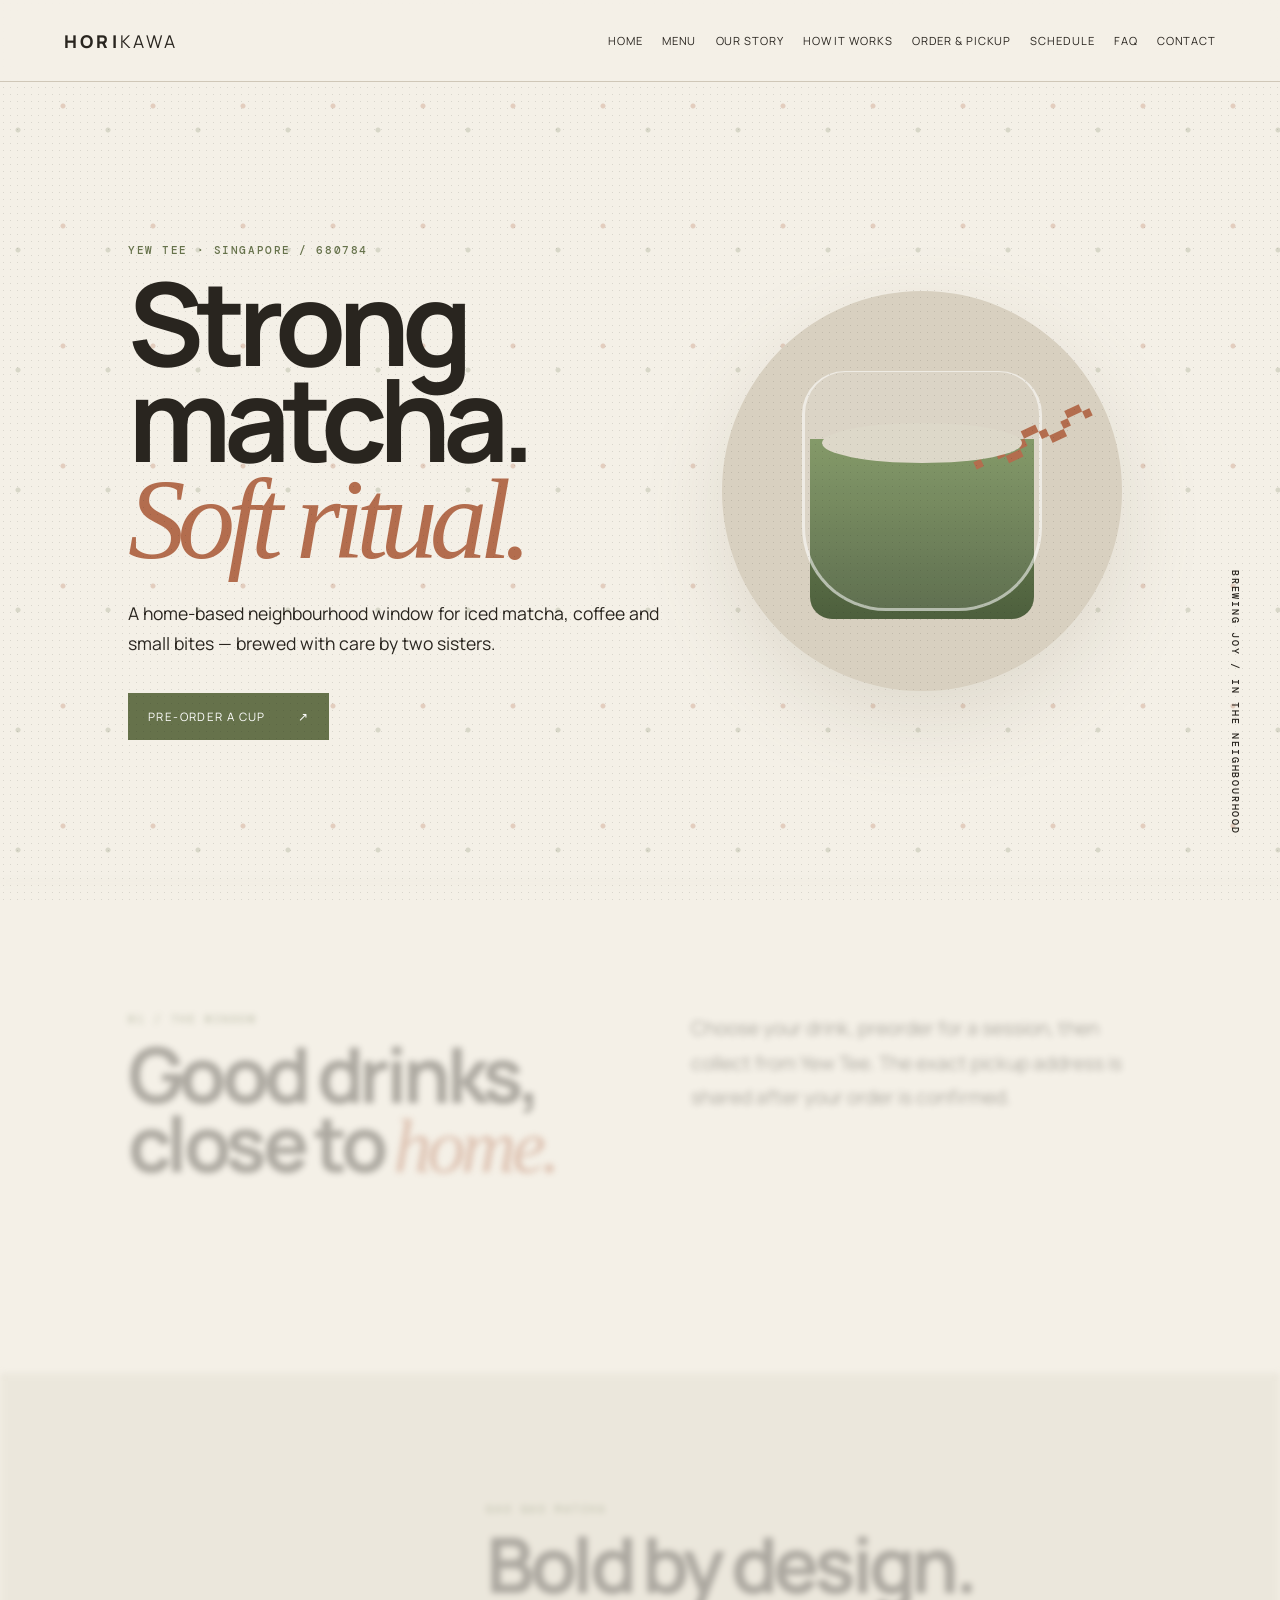
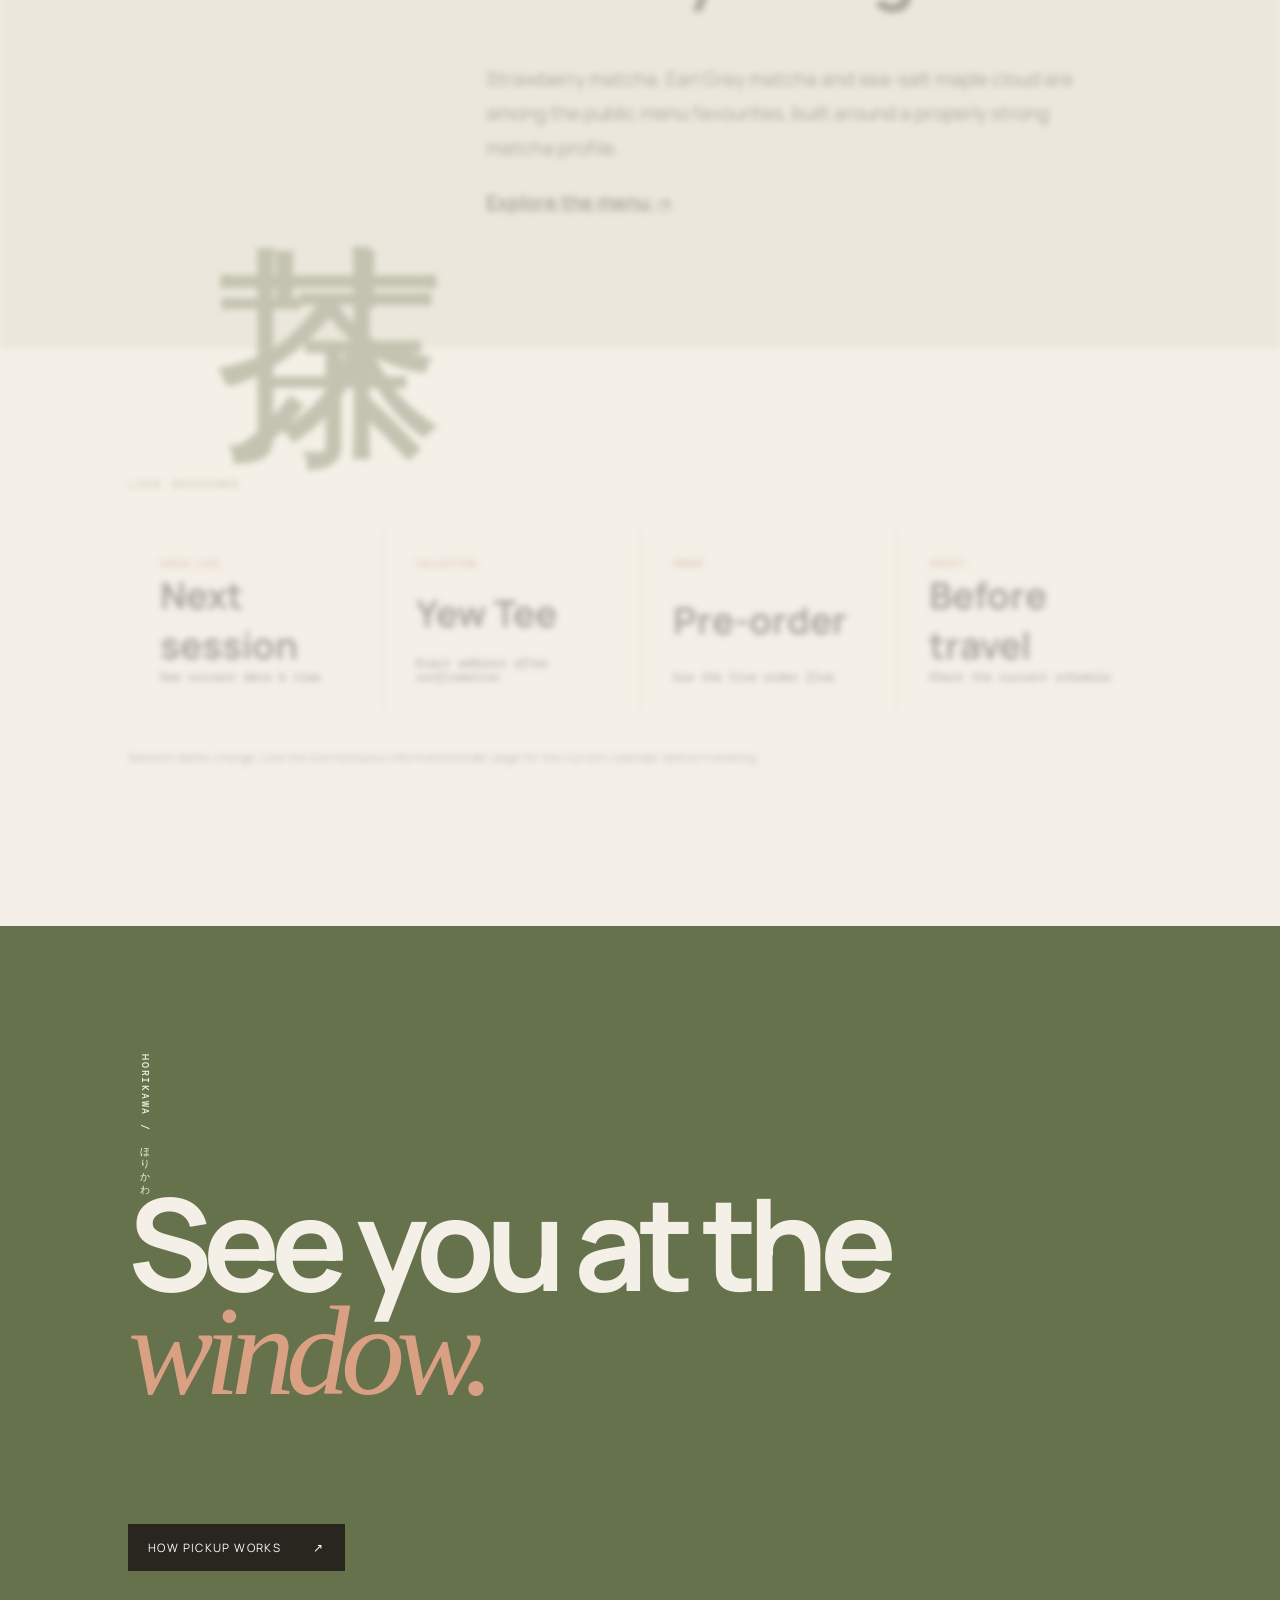
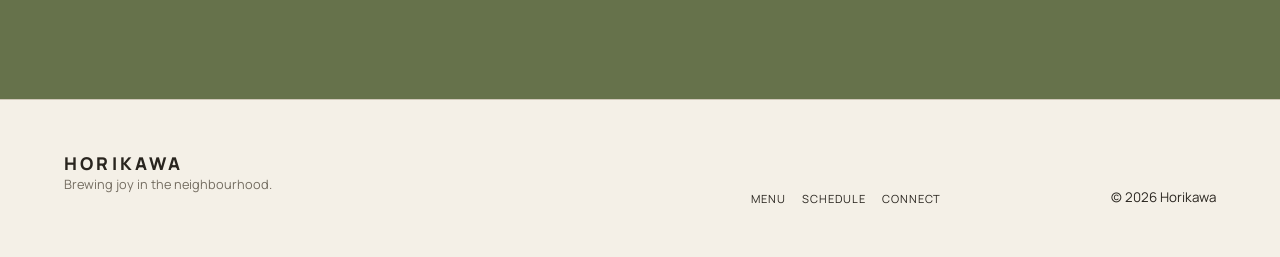
<file: index.html>
<!doctype html><html lang="en"><head><meta charset="utf-8"><meta name="viewport" content="width=device-width,initial-scale=1"><meta name="description" content="Horikawa — home-based matcha, coffee and bites in Yew Tee."><title>Brewing joy in the neighbourhood — Horikawa</title><link rel="stylesheet" href="css/style.css"></head><body><header class="site-head"><a class="logo" href="index.html">HORI<span>KAWA</span></a><button class="menu-btn" aria-label="Open menu"><b></b><b></b></button><nav><a href="index.html">Home</a><a href="menu.html">Menu</a><a href="story.html">Our Story</a><a href="how-it-works.html">How It Works</a><a href="order.html">Order & Pickup</a><a href="schedule.html">Schedule</a><a href="faq.html">FAQ</a><a href="contact.html">Contact</a></nav></header><main><div id="loader"><span>HORIKAWA</span><i></i></div><section class="hero"><div class="dust"></div><div class="hero-copy"><p class="eyebrow">Yew Tee · Singapore / 680784</p><h1>Strong matcha.<br><em>Soft ritual.</em></h1><p class="lede">A home-based neighbourhood window for iced matcha, coffee and small bites — brewed with care by two sisters.</p><a class="button" href="order.html">Pre-order a cup <span>↗</span></a></div><div class="cup" aria-hidden="true"><div class="foam"></div><div class="liquid"></div><div class="glass"></div><div class="whisk">〰</div></div><div class="vertical">BREWING JOY / IN THE NEIGHBOURHOOD</div></section><section class="intro reveal"><div><p class="eyebrow">01 / The window</p><h2>Good drinks, close to <em>home.</em></h2></div><p>Choose your drink, preorder for a session, then collect from Yew Tee. The exact pickup address is shared after your order is confirmed.</p></section><section class="feature reveal"><div class="feature-mark">抹茶</div><div><p class="eyebrow">Gao gao matcha</p><h2>Bold by design.</h2><p>Strawberry matcha, Earl Grey matcha and sea-salt maple cloud are among the public menu favourites, built around a properly strong matcha profile.</p><a class="text-link" href="menu.html">Explore the menu →</a></div></section><section class="sessions reveal"><p class="eyebrow">LIVE SESSIONS</p><div class="session-grid"><article><small>CHECK LIVE</small><strong>Next session</strong><span>See current date & time</span></article><article><small>COLLECTION</small><strong>Yew Tee</strong><span>Exact address after confirmation</span></article><article><small>ORDER</small><strong>Pre-order</strong><span>Use the live order flow</span></article><article><small>VERIFY</small><strong>Before travel</strong><span>Check the current schedule</span></article></div><p class="note">Session dates change. Use the live Horikawa information/order page for the current calendar before travelling.</p></section><section class="closing reveal"><p class="vertical">HORIKAWA / ほりかわ</p><h2>See you at the<br><em>window.</em></h2><a class="button dark" href="order.html">How pickup works <span>↗</span></a></section></main><footer><div><a class="logo" href="index.html">HORIKAWA</a><p>Brewing joy in the neighbourhood.</p></div><div class="foot-links"><a href="menu.html">Menu</a><a href="schedule.html">Schedule</a><a href="contact.html">Connect</a></div><small>© 2026 Horikawa</small></footer><script src="js/app.js"></script></body></html>
</file>
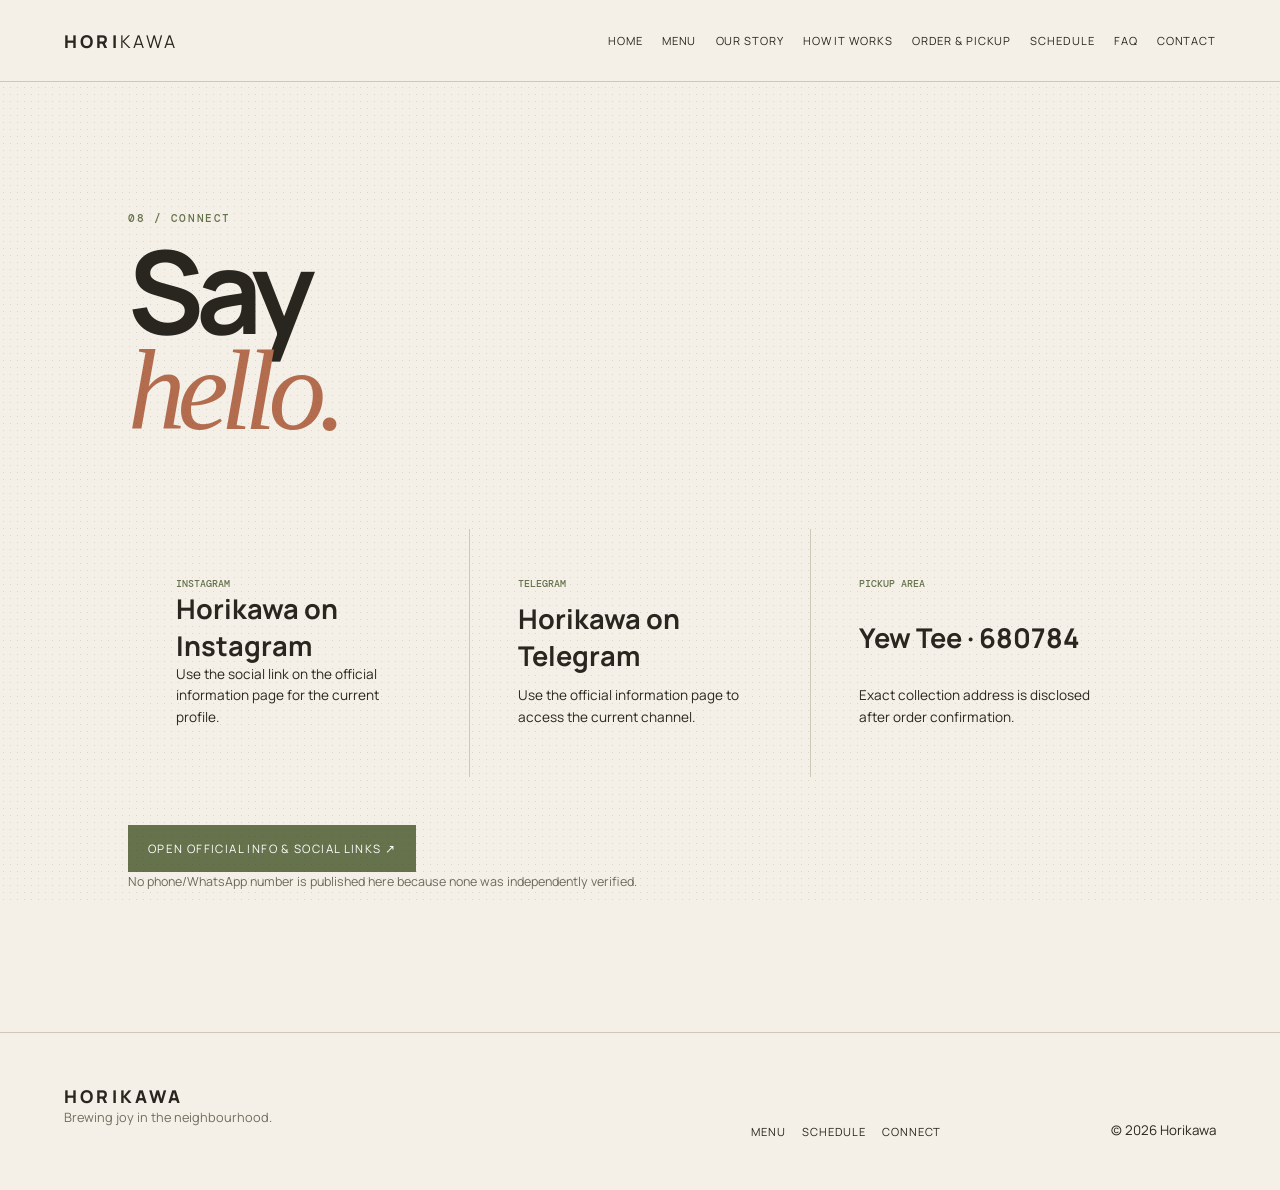
<file: contact.html>
<!doctype html><html lang="en"><head><meta charset="utf-8"><meta name="viewport" content="width=device-width,initial-scale=1"><meta name="description" content="Horikawa — home-based matcha, coffee and bites in Yew Tee."><title>Contact — Horikawa</title><link rel="stylesheet" href="css/style.css"></head><body><header class="site-head"><a class="logo" href="index.html">HORI<span>KAWA</span></a><button class="menu-btn" aria-label="Open menu"><b></b><b></b></button><nav><a href="index.html">Home</a><a href="menu.html">Menu</a><a href="story.html">Our Story</a><a href="how-it-works.html">How It Works</a><a href="order.html">Order & Pickup</a><a href="schedule.html">Schedule</a><a href="faq.html">FAQ</a><a href="contact.html">Contact</a></nav></header><main><div class="inner contact"><div class="page-title reveal"><p class="eyebrow">08 / Connect</p><h1>Say<br><em>hello.</em></h1></div><div class="contact-grid reveal"><div><small>INSTAGRAM</small><strong>Horikawa on Instagram</strong><span>Use the social link on the official information page for the current profile.</span></div><div><small>TELEGRAM</small><strong>Horikawa on Telegram</strong><span>Use the official information page to access the current channel.</span></div><div><small>PICKUP AREA</small><strong>Yew Tee · 680784</strong><span>Exact collection address is disclosed after order confirmation.</span></div></div><a class="button" href="https://horikawa.vercel.app/info" target="_blank" rel="noopener">Open official info & social links ↗</a><p class="note">No phone/WhatsApp number is published here because none was independently verified.</p></div></main><footer><div><a class="logo" href="index.html">HORIKAWA</a><p>Brewing joy in the neighbourhood.</p></div><div class="foot-links"><a href="menu.html">Menu</a><a href="schedule.html">Schedule</a><a href="contact.html">Connect</a></div><small>© 2026 Horikawa</small></footer><script src="js/app.js"></script></body></html>
</file>
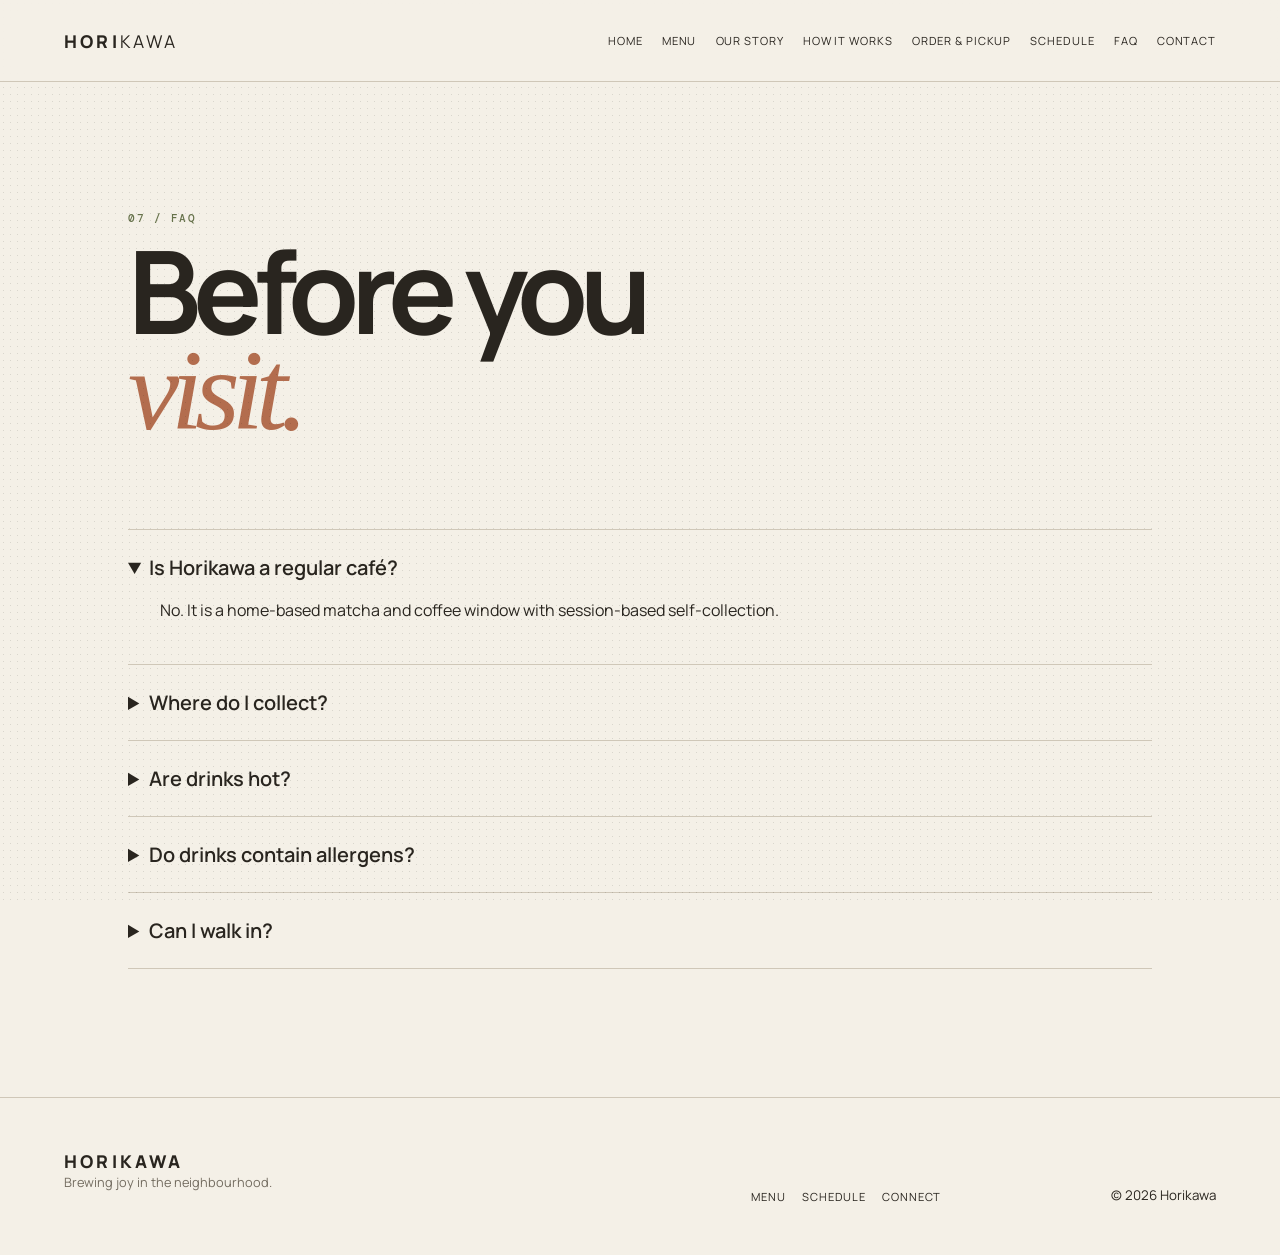
<file: faq.html>
<!doctype html><html lang="en"><head><meta charset="utf-8"><meta name="viewport" content="width=device-width,initial-scale=1"><meta name="description" content="Horikawa — home-based matcha, coffee and bites in Yew Tee."><title>FAQ — Horikawa</title><link rel="stylesheet" href="css/style.css"></head><body><header class="site-head"><a class="logo" href="index.html">HORI<span>KAWA</span></a><button class="menu-btn" aria-label="Open menu"><b></b><b></b></button><nav><a href="index.html">Home</a><a href="menu.html">Menu</a><a href="story.html">Our Story</a><a href="how-it-works.html">How It Works</a><a href="order.html">Order & Pickup</a><a href="schedule.html">Schedule</a><a href="faq.html">FAQ</a><a href="contact.html">Contact</a></nav></header><main><div class="inner"><div class="page-title reveal"><p class="eyebrow">07 / FAQ</p><h1>Before you<br><em>visit.</em></h1></div><div class="faq reveal"><details open><summary>Is Horikawa a regular café?</summary><p>No. It is a home-based matcha and coffee window with session-based self-collection.</p></details><details><summary>Where do I collect?</summary><p>Self-collection is in Yew Tee, Singapore 680784. The exact address is shared after order confirmation.</p></details><details><summary>Are drinks hot?</summary><p>The public information currently states that all drinks are served iced.</p></details><details><summary>Do drinks contain allergens?</summary><p>Some items contain nuts or dairy. Public information says the items do not contain pork or lard. Check the live menu for each product.</p></details><details><summary>Can I walk in?</summary><p>Use the preorder/session flow first; Horikawa is a home-based window rather than a conventional café.</p></details></div></div></main><footer><div><a class="logo" href="index.html">HORIKAWA</a><p>Brewing joy in the neighbourhood.</p></div><div class="foot-links"><a href="menu.html">Menu</a><a href="schedule.html">Schedule</a><a href="contact.html">Connect</a></div><small>© 2026 Horikawa</small></footer><script src="js/app.js"></script></body></html>
</file>
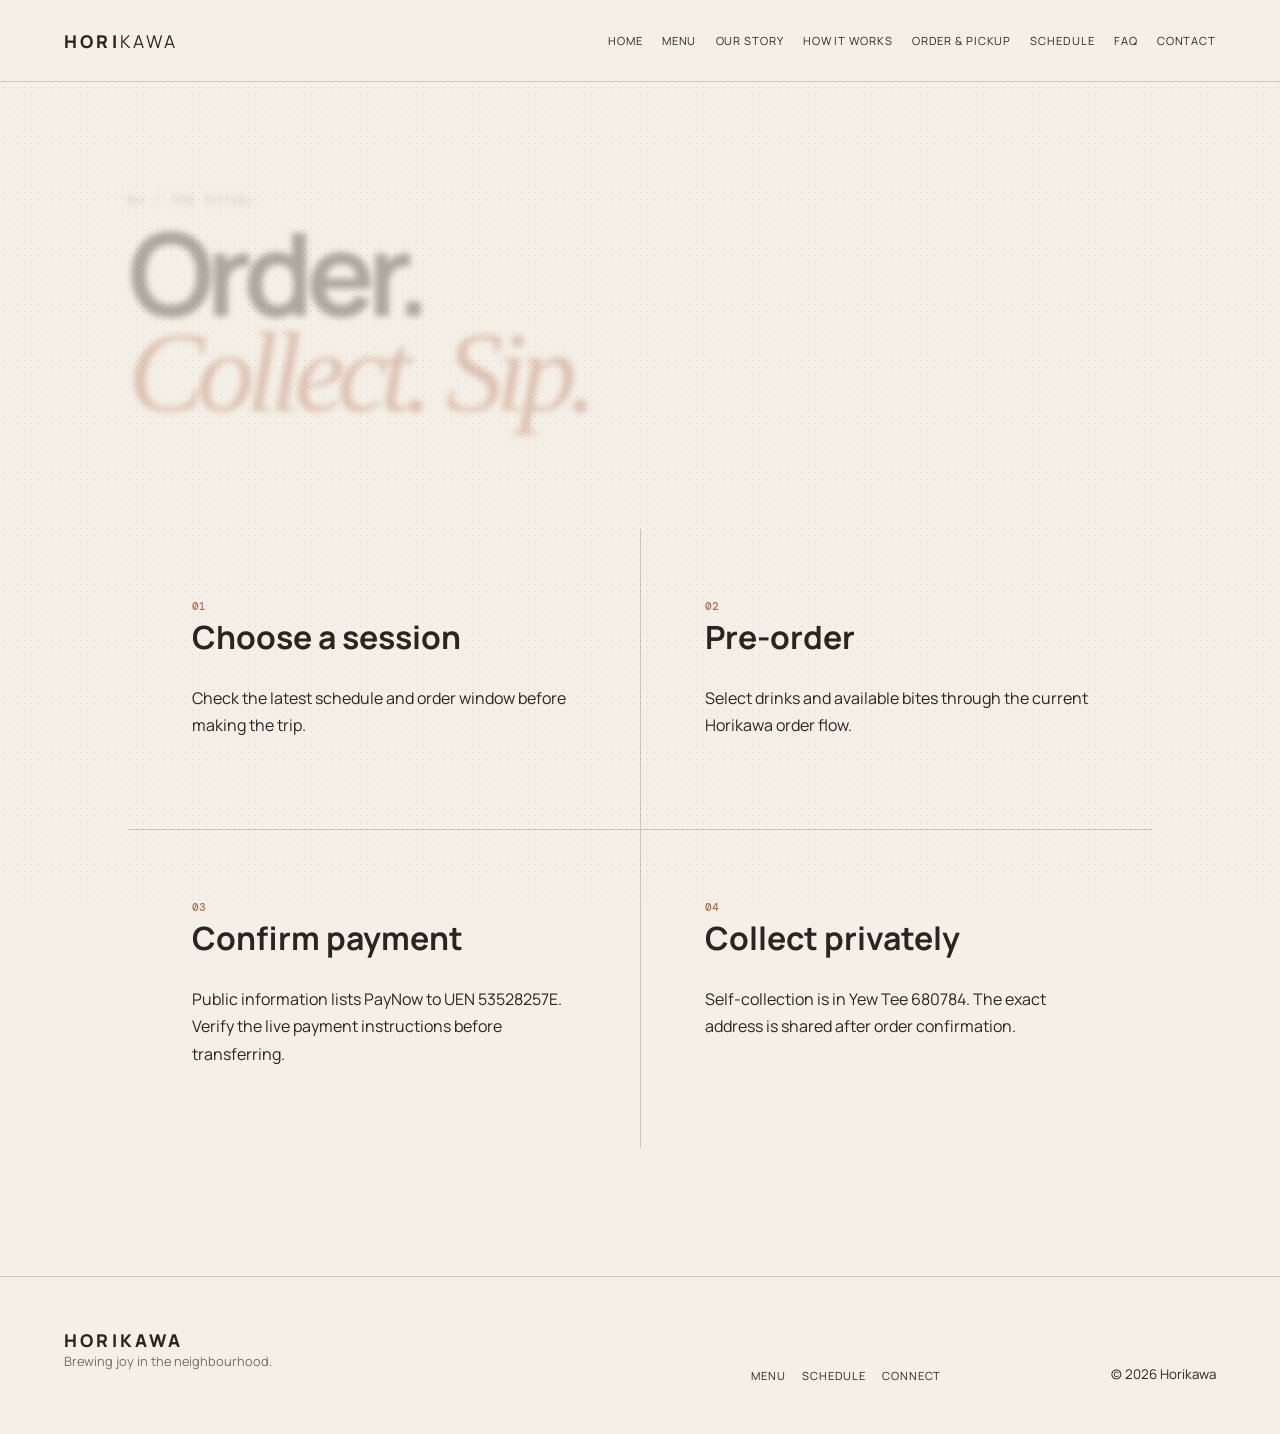
<file: how-it-works.html>
<!doctype html><html lang="en"><head><meta charset="utf-8"><meta name="viewport" content="width=device-width,initial-scale=1"><meta name="description" content="Horikawa — home-based matcha, coffee and bites in Yew Tee."><title>How It Works — Horikawa</title><link rel="stylesheet" href="css/style.css"></head><body><header class="site-head"><a class="logo" href="index.html">HORI<span>KAWA</span></a><button class="menu-btn" aria-label="Open menu"><b></b><b></b></button><nav><a href="index.html">Home</a><a href="menu.html">Menu</a><a href="story.html">Our Story</a><a href="how-it-works.html">How It Works</a><a href="order.html">Order & Pickup</a><a href="schedule.html">Schedule</a><a href="faq.html">FAQ</a><a href="contact.html">Contact</a></nav></header><main><div class="inner"><div class="page-title reveal"><p class="eyebrow">04 / The ritual</p><h1>Order.<br><em>Collect. Sip.</em></h1></div><div class="steps"><article class="reveal"><span>01</span><h2>Choose a session</h2><p>Check the latest schedule and order window before making the trip.</p></article><article class="reveal"><span>02</span><h2>Pre-order</h2><p>Select drinks and available bites through the current Horikawa order flow.</p></article><article class="reveal"><span>03</span><h2>Confirm payment</h2><p>Public information lists PayNow to UEN 53528257E. Verify the live payment instructions before transferring.</p></article><article class="reveal"><span>04</span><h2>Collect privately</h2><p>Self-collection is in Yew Tee 680784. The exact address is shared after order confirmation.</p></article></div></div></main><footer><div><a class="logo" href="index.html">HORIKAWA</a><p>Brewing joy in the neighbourhood.</p></div><div class="foot-links"><a href="menu.html">Menu</a><a href="schedule.html">Schedule</a><a href="contact.html">Connect</a></div><small>© 2026 Horikawa</small></footer><script src="js/app.js"></script></body></html>
</file>
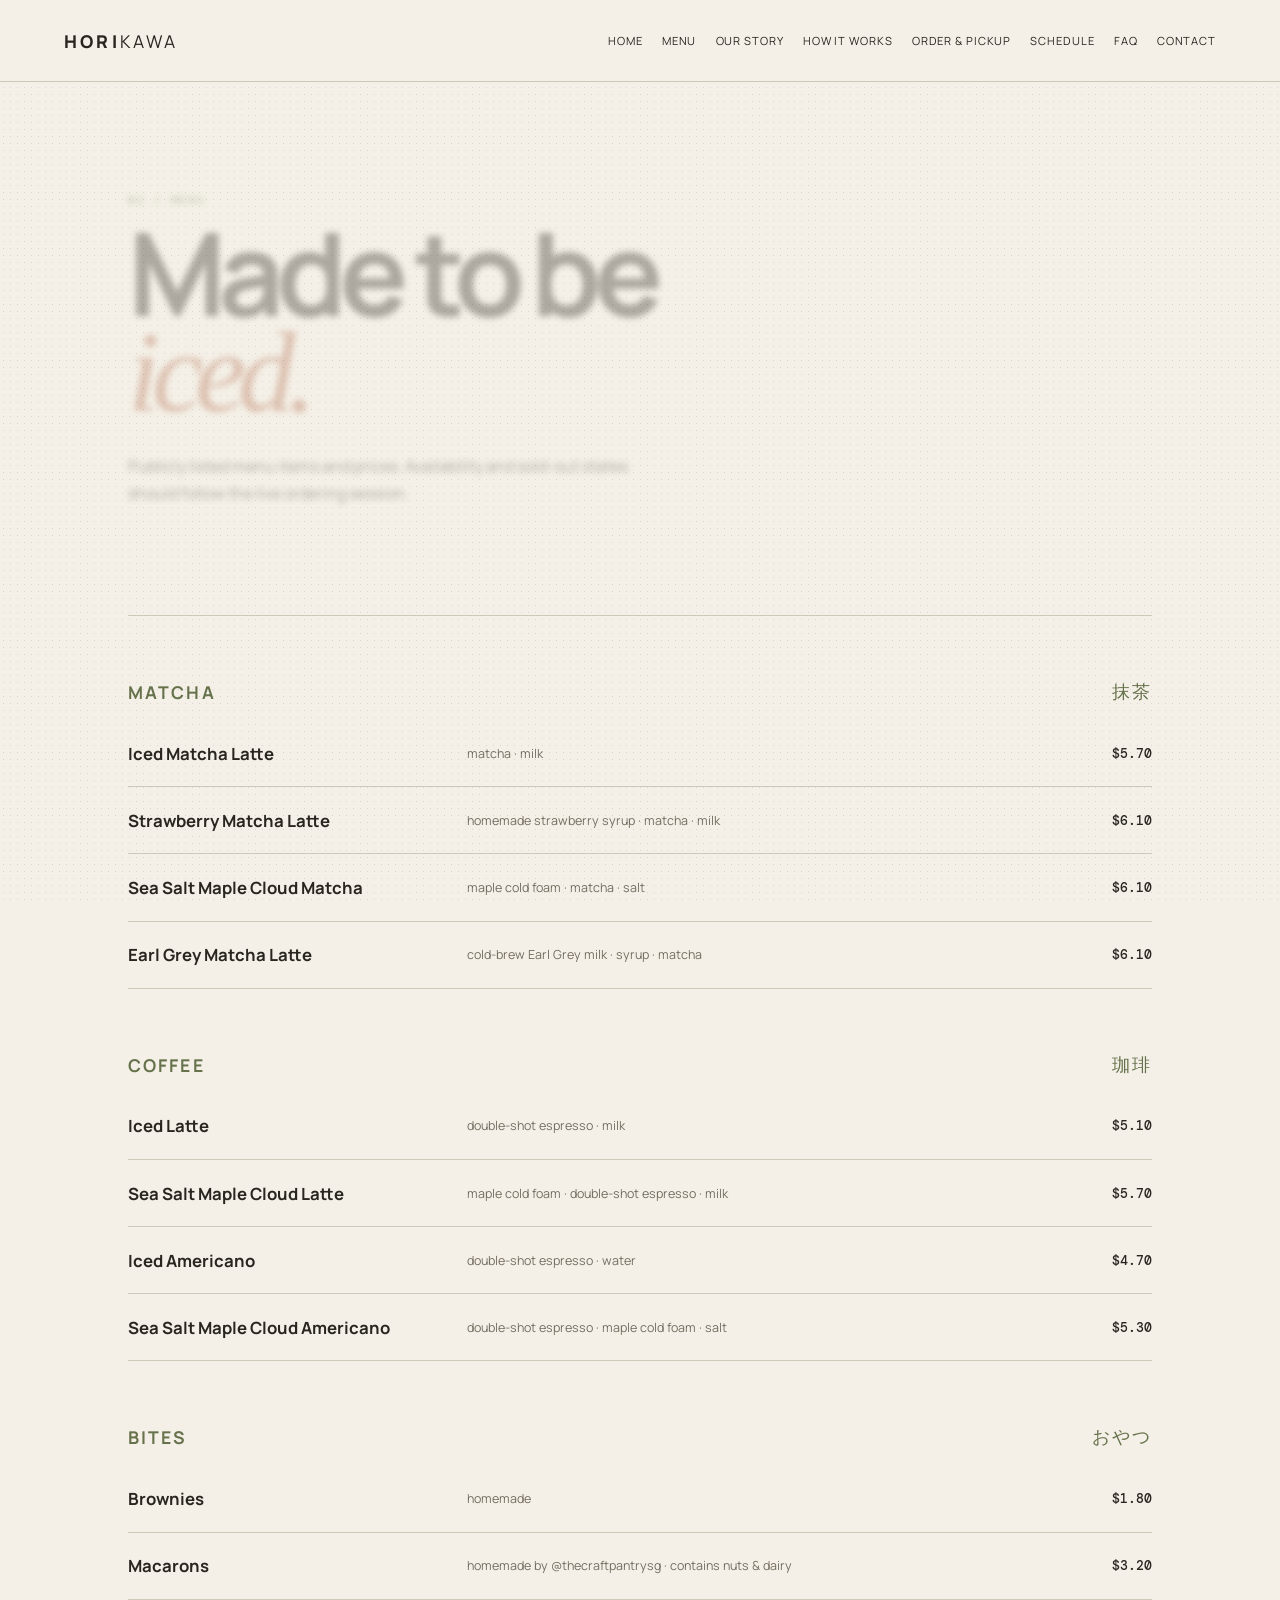
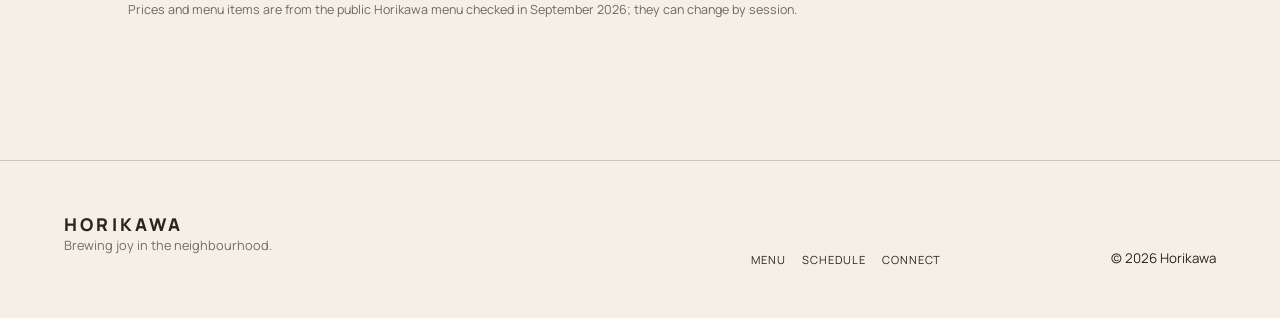
<file: menu.html>
<!doctype html><html lang="en"><head><meta charset="utf-8"><meta name="viewport" content="width=device-width,initial-scale=1"><meta name="description" content="Horikawa — home-based matcha, coffee and bites in Yew Tee."><title>Menu — Horikawa</title><link rel="stylesheet" href="css/style.css"></head><body><header class="site-head"><a class="logo" href="index.html">HORI<span>KAWA</span></a><button class="menu-btn" aria-label="Open menu"><b></b><b></b></button><nav><a href="index.html">Home</a><a href="menu.html">Menu</a><a href="story.html">Our Story</a><a href="how-it-works.html">How It Works</a><a href="order.html">Order & Pickup</a><a href="schedule.html">Schedule</a><a href="faq.html">FAQ</a><a href="contact.html">Contact</a></nav></header><main><div class="inner"><div class="page-title reveal"><p class="eyebrow">02 / Menu</p><h1>Made to be<br><em>iced.</em></h1><p>Publicly listed menu items and prices. Availability and sold-out states should follow the live ordering session.</p></div><div class="menu-list reveal"><h2>Matcha <span>抹茶</span></h2><article><b>Iced Matcha Latte</b><span>matcha · milk</span><strong>$5.70</strong></article><article><b>Strawberry Matcha Latte</b><span>homemade strawberry syrup · matcha · milk</span><strong>$6.10</strong></article><article><b>Sea Salt Maple Cloud Matcha</b><span>maple cold foam · matcha · salt</span><strong>$6.10</strong></article><article><b>Earl Grey Matcha Latte</b><span>cold-brew Earl Grey milk · syrup · matcha</span><strong>$6.10</strong></article><h2>Coffee <span>珈琲</span></h2><article><b>Iced Latte</b><span>double-shot espresso · milk</span><strong>$5.10</strong></article><article><b>Sea Salt Maple Cloud Latte</b><span>maple cold foam · double-shot espresso · milk</span><strong>$5.70</strong></article><article><b>Iced Americano</b><span>double-shot espresso · water</span><strong>$4.70</strong></article><article><b>Sea Salt Maple Cloud Americano</b><span>double-shot espresso · maple cold foam · salt</span><strong>$5.30</strong></article><h2>Bites <span>おやつ</span></h2><article><b>Brownies</b><span>homemade</span><strong>$1.80</strong></article><article><b>Macarons</b><span>homemade by @thecraftpantrysg · contains nuts & dairy</span><strong>$3.20</strong></article></div><p class="note">Prices and menu items are from the public Horikawa menu checked in September 2026; they can change by session.</p></div></main><footer><div><a class="logo" href="index.html">HORIKAWA</a><p>Brewing joy in the neighbourhood.</p></div><div class="foot-links"><a href="menu.html">Menu</a><a href="schedule.html">Schedule</a><a href="contact.html">Connect</a></div><small>© 2026 Horikawa</small></footer><script src="js/app.js"></script></body></html>
</file>
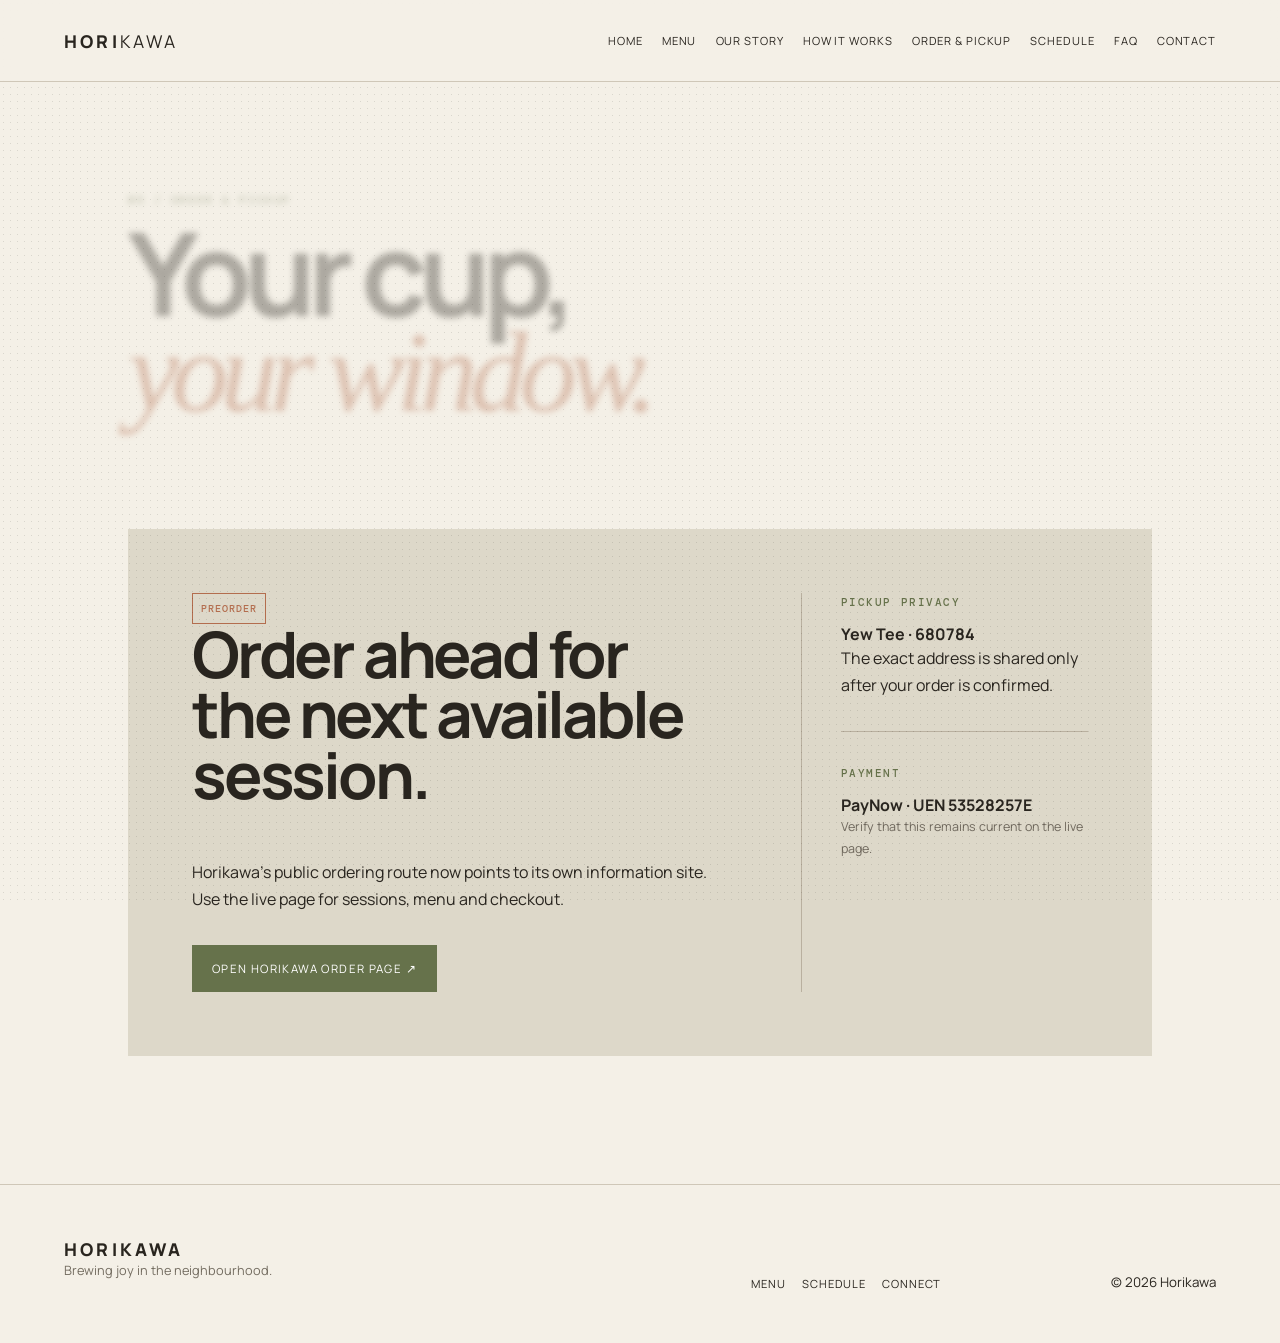
<file: order.html>
<!doctype html><html lang="en"><head><meta charset="utf-8"><meta name="viewport" content="width=device-width,initial-scale=1"><meta name="description" content="Horikawa — home-based matcha, coffee and bites in Yew Tee."><title>Order & Pickup — Horikawa</title><link rel="stylesheet" href="css/style.css"></head><body><header class="site-head"><a class="logo" href="index.html">HORI<span>KAWA</span></a><button class="menu-btn" aria-label="Open menu"><b></b><b></b></button><nav><a href="index.html">Home</a><a href="menu.html">Menu</a><a href="story.html">Our Story</a><a href="how-it-works.html">How It Works</a><a href="order.html">Order & Pickup</a><a href="schedule.html">Schedule</a><a href="faq.html">FAQ</a><a href="contact.html">Contact</a></nav></header><main><div class="inner"><div class="page-title reveal"><p class="eyebrow">05 / Order & pickup</p><h1>Your cup,<br><em>your window.</em></h1></div><section class="order-card reveal"><div><span class="stamp">PREORDER</span><h2>Order ahead for the next available session.</h2><p>Horikawa's public ordering route now points to its own information site. Use the live page for sessions, menu and checkout.</p><a class="button" href="https://horikawa.vercel.app/" target="_blank" rel="noopener">Open Horikawa order page ↗</a></div><aside><p class="eyebrow">Pickup privacy</p><strong>Yew Tee · 680784</strong><p>The exact address is shared only after your order is confirmed.</p><hr><p class="eyebrow">Payment</p><strong>PayNow · UEN 53528257E</strong><p class="note">Verify that this remains current on the live page.</p></aside></section></div></main><footer><div><a class="logo" href="index.html">HORIKAWA</a><p>Brewing joy in the neighbourhood.</p></div><div class="foot-links"><a href="menu.html">Menu</a><a href="schedule.html">Schedule</a><a href="contact.html">Connect</a></div><small>© 2026 Horikawa</small></footer><script src="js/app.js"></script></body></html>
</file>
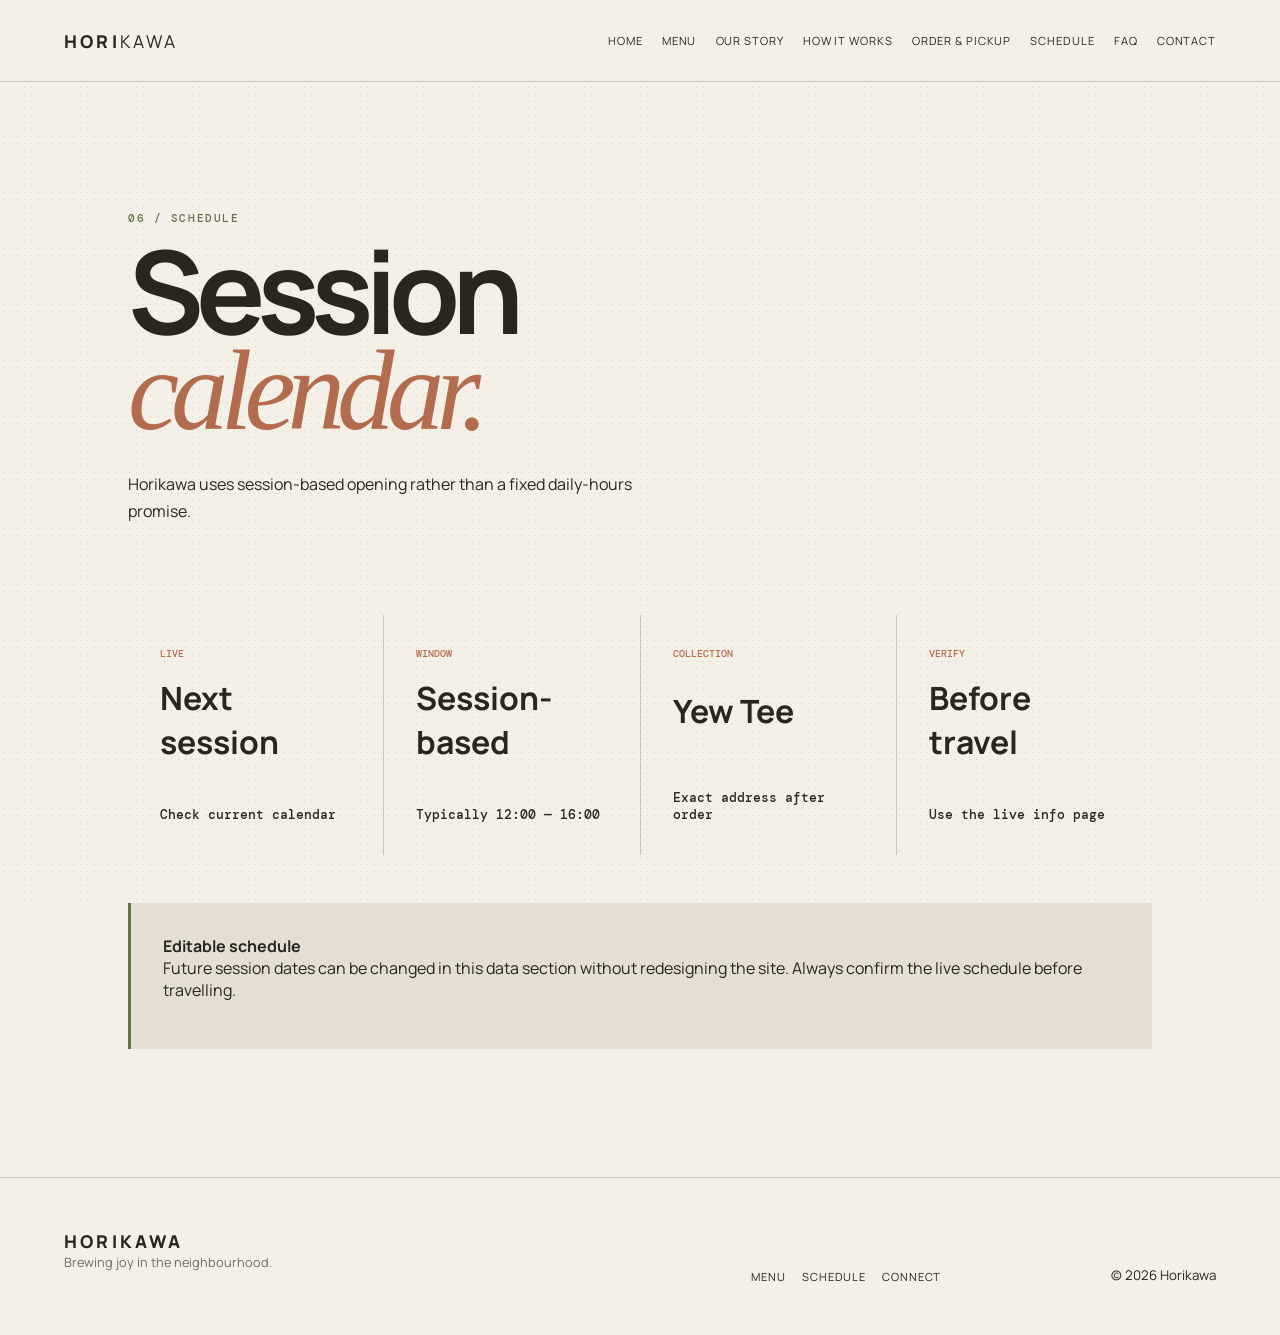
<file: schedule.html>
<!doctype html><html lang="en"><head><meta charset="utf-8"><meta name="viewport" content="width=device-width,initial-scale=1"><meta name="description" content="Horikawa — home-based matcha, coffee and bites in Yew Tee."><title>Schedule — Horikawa</title><link rel="stylesheet" href="css/style.css"></head><body><header class="site-head"><a class="logo" href="index.html">HORI<span>KAWA</span></a><button class="menu-btn" aria-label="Open menu"><b></b><b></b></button><nav><a href="index.html">Home</a><a href="menu.html">Menu</a><a href="story.html">Our Story</a><a href="how-it-works.html">How It Works</a><a href="order.html">Order & Pickup</a><a href="schedule.html">Schedule</a><a href="faq.html">FAQ</a><a href="contact.html">Contact</a></nav></header><main><div class="inner"><div class="page-title reveal"><p class="eyebrow">06 / Schedule</p><h1>Session<br><em>calendar.</em></h1><p>Horikawa uses session-based opening rather than a fixed daily-hours promise.</p></div><div class="schedule-grid reveal"><article><small>LIVE</small><h2>Next session</h2><b>Check current calendar</b></article><article><small>WINDOW</small><h2>Session-based</h2><b>Typically 12:00 — 16:00</b></article><article><small>COLLECTION</small><h2>Yew Tee</h2><b>Exact address after order</b></article><article><small>VERIFY</small><h2>Before travel</h2><b>Use the live info page</b></article></div><div class="notice reveal"><b>Editable schedule</b><p>Future session dates can be changed in this data section without redesigning the site. Always confirm the live schedule before travelling.</p></div></div></main><footer><div><a class="logo" href="index.html">HORIKAWA</a><p>Brewing joy in the neighbourhood.</p></div><div class="foot-links"><a href="menu.html">Menu</a><a href="schedule.html">Schedule</a><a href="contact.html">Connect</a></div><small>© 2026 Horikawa</small></footer><script src="js/app.js"></script></body></html>
</file>
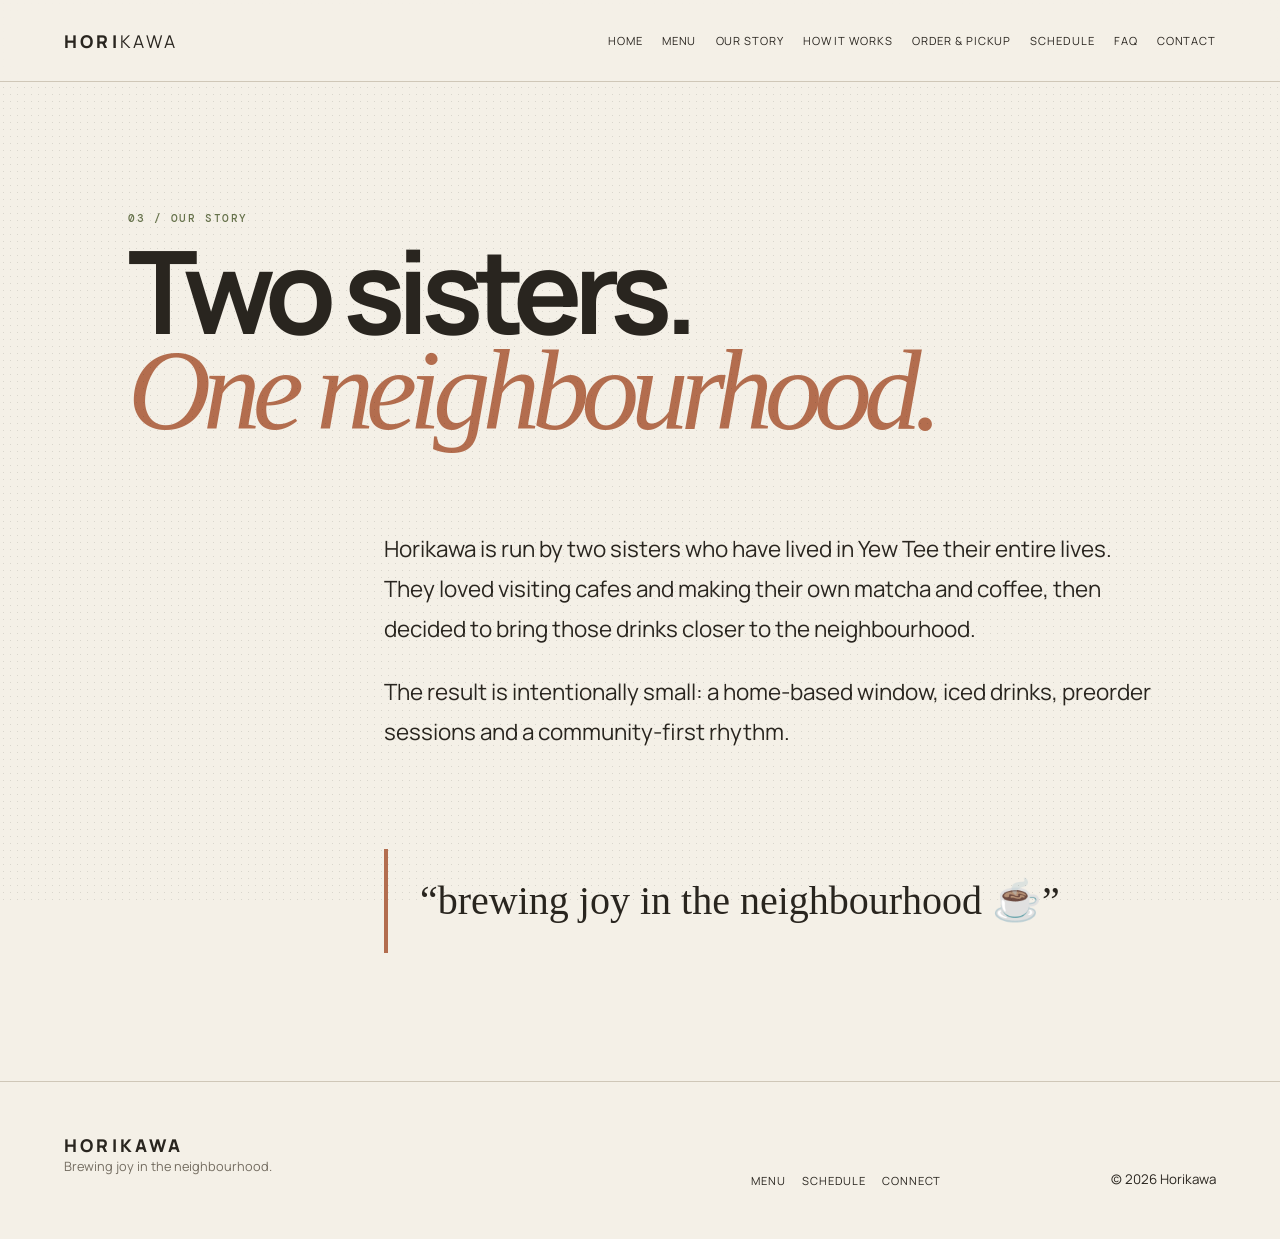
<file: story.html>
<!doctype html><html lang="en"><head><meta charset="utf-8"><meta name="viewport" content="width=device-width,initial-scale=1"><meta name="description" content="Horikawa — home-based matcha, coffee and bites in Yew Tee."><title>Our Story — Horikawa</title><link rel="stylesheet" href="css/style.css"></head><body><header class="site-head"><a class="logo" href="index.html">HORI<span>KAWA</span></a><button class="menu-btn" aria-label="Open menu"><b></b><b></b></button><nav><a href="index.html">Home</a><a href="menu.html">Menu</a><a href="story.html">Our Story</a><a href="how-it-works.html">How It Works</a><a href="order.html">Order & Pickup</a><a href="schedule.html">Schedule</a><a href="faq.html">FAQ</a><a href="contact.html">Contact</a></nav></header><main><div class="inner story"><div class="page-title reveal"><p class="eyebrow">03 / Our story</p><h1>Two sisters.<br><em>One neighbourhood.</em></h1></div><div class="story-copy reveal"><p>Horikawa is run by two sisters who have lived in Yew Tee their entire lives. They loved visiting cafes and making their own matcha and coffee, then decided to bring those drinks closer to the neighbourhood.</p><p>The result is intentionally small: a home-based window, iced drinks, preorder sessions and a community-first rhythm.</p><div class="quote">“brewing joy in the neighbourhood ☕”</div></div></div></main><footer><div><a class="logo" href="index.html">HORIKAWA</a><p>Brewing joy in the neighbourhood.</p></div><div class="foot-links"><a href="menu.html">Menu</a><a href="schedule.html">Schedule</a><a href="contact.html">Connect</a></div><small>© 2026 Horikawa</small></footer><script src="js/app.js"></script></body></html>
</file>
<file: css/style.css>
@import url('https://fonts.googleapis.com/css2?family=DM+Mono:wght@400;500&family=Manrope:wght@400;500;600;700;800&display=swap');
:root{--paper:#f4f0e7;--ink:#29251f;--matcha:#66724b;--terracotta:#b36d4e;--line:#cfc7b8}*{box-sizing:border-box}html{scroll-behavior:smooth}body{margin:0;background:var(--paper);color:var(--ink);font-family:Manrope,Arial,sans-serif;overflow-x:hidden}body:before{content:"";position:fixed;inset:0;pointer-events:none;opacity:.13;background-image:radial-gradient(#29251f .5px,transparent .6px);background-size:7px 7px;z-index:20}.site-head{height:82px;padding:0 5vw;display:flex;align-items:center;justify-content:space-between;border-bottom:1px solid var(--line);position:sticky;top:0;background:#f4f0e7e8;backdrop-filter:blur(14px);z-index:30}.logo{font-size:1.1rem;letter-spacing:.18em;font-weight:800;color:var(--ink);text-decoration:none}.logo span{font-weight:400}.site-head nav{display:flex;gap:1.2rem}.site-head nav a,.foot-links a{color:var(--ink);text-decoration:none;font-size:.7rem;text-transform:uppercase;letter-spacing:.08em}.menu-btn{display:none;background:none;border:0}.hero{min-height:calc(100vh - 82px);position:relative;display:grid;grid-template-columns:1.1fr .9fr;align-items:center;padding:8vw 10vw}.hero-copy{position:relative;z-index:2}.eyebrow{font:500 .7rem/1.5 'DM Mono',monospace;letter-spacing:.14em;text-transform:uppercase;color:var(--matcha)}h1,h2,p{margin-top:0}h1{font-size:clamp(4rem,9vw,9rem);line-height:.83;letter-spacing:-.07em;margin:1rem 0 2rem;font-weight:700}h1 em,h2 em{font-family:Georgia,serif;font-weight:400;color:var(--terracotta)}.lede{max-width:550px;font-size:1.1rem;line-height:1.7}.button{display:inline-flex;gap:2rem;align-items:center;margin-top:1rem;padding:1rem 1.25rem;background:var(--matcha);color:#fff;text-decoration:none;text-transform:uppercase;font-size:.72rem;letter-spacing:.12em}.button.dark{background:var(--ink)}.cup{width:min(32vw,400px);aspect-ratio:1;justify-self:center;position:relative;border-radius:50%;background:#d8d0c0;box-shadow:0 30px 80px #8a806933;animation:float 5s ease-in-out infinite}.glass{position:absolute;inset:20%;border:3px solid #ffffff88;border-top-width:1px;border-radius:18% 18% 35% 35%;overflow:hidden;background:#ffffff18}.liquid{position:absolute;left:22%;right:22%;bottom:18%;height:45%;background:linear-gradient(#78905a,#4d5f3d);border-radius:0 0 22px 22px}.foam{position:absolute;left:25%;right:25%;bottom:57%;height:10%;border-radius:50%;background:#ddd8c9;z-index:2}.whisk{position:absolute;right:6%;top:16%;font-size:8rem;color:var(--terracotta);transform:rotate(-25deg)}.vertical{writing-mode:vertical-rl;font:500 .62rem 'DM Mono';letter-spacing:.18em}.hero .vertical{position:absolute;right:3%;bottom:8%}.dust{position:absolute;inset:0;background:radial-gradient(circle at 20% 40%,#66724b33 0 2px,transparent 3px),radial-gradient(circle at 70% 20%,#b36d4e44 0 2px,transparent 3px);background-size:90px 120px;animation:dust 12s linear infinite}.intro,.feature,.sessions,.closing{padding:10vw}.intro{display:grid;grid-template-columns:1fr 1fr;gap:8vw;border-top:1px solid var(--line)}.intro h2,.feature h2{font-size:clamp(2.5rem,6vw,6rem);letter-spacing:-.06em;line-height:.9}.intro>p,.feature>div:last-child{font-size:1.2rem;line-height:1.8;max-width:600px}.feature{display:grid;grid-template-columns:.7fr 1.3fr;align-items:center;background:#ddd8c9}.feature-mark{font-size:clamp(7rem,18vw,18rem);color:var(--matcha);font-family:serif;writing-mode:vertical-rl}.text-link{color:var(--ink);font-weight:700}.sessions{border-top:1px solid var(--line)}.session-grid,.schedule-grid{display:grid;grid-template-columns:repeat(4,1fr);gap:1px;background:var(--line);margin:2rem 0}.session-grid article,.schedule-grid article{background:var(--paper);padding:2rem;min-height:180px;display:flex;flex-direction:column;justify-content:space-between}.session-grid small,.schedule-grid small{font:500 .65rem 'DM Mono';color:var(--terracotta)}.session-grid strong{font-size:2.3rem}.session-grid span{font:500 .7rem 'DM Mono'}.note{font-size:.78rem;line-height:1.6;color:#6f685d}.closing{min-height:70vh;display:flex;flex-direction:column;align-items:flex-start;justify-content:center;background:var(--matcha);color:#f4f0e7}.closing h2{font-size:clamp(4rem,10vw,10rem);line-height:.8;letter-spacing:-.07em}.closing em{color:#d9a084}.inner{padding:10vw;max-width:1400px;margin:auto;min-height:calc(100vh - 82px)}.page-title{max-width:850px;margin-bottom:7vw}.page-title h1{font-size:clamp(4rem,9vw,8rem)}.page-title p:last-child{max-width:550px;line-height:1.7}.menu-list{border-top:1px solid var(--line)}.menu-list h2{font-size:1.1rem;margin:4rem 0 1rem;color:var(--matcha);text-transform:uppercase;letter-spacing:.12em}.menu-list h2 span{float:right;font-family:serif;font-weight:400}.menu-list article{display:grid;grid-template-columns:1fr 2fr auto;gap:2rem;padding:1.35rem 0;border-bottom:1px solid var(--line);align-items:center}.menu-list article b{font-size:1.05rem}.menu-list article span{font-size:.78rem;color:#746d61}.menu-list article strong{font:500 .8rem 'DM Mono'}.story-copy{max-width:800px;margin-left:25%;font-size:1.4rem;line-height:1.8}.quote{margin-top:6rem;border-left:4px solid var(--terracotta);padding:1rem 2rem;font-family:Georgia,serif;font-size:2.5rem}.steps{display:grid;grid-template-columns:repeat(2,1fr);gap:1px;background:var(--line)}.steps article{background:var(--paper);padding:4rem;min-height:300px}.steps span{font:500 .7rem 'DM Mono';color:var(--terracotta)}.steps h2{font-size:2rem}.steps p{line-height:1.7}.order-card{display:grid;grid-template-columns:1.3fr .7fr;background:#ddd8c9;padding:5vw;gap:6vw}.order-card h2{font-size:clamp(2.5rem,5vw,5rem);line-height:.95;letter-spacing:-.05em}.order-card p{line-height:1.7}.order-card aside{border-left:1px solid #b9b09f;padding-left:3vw}.stamp{display:inline-block;border:1px solid var(--terracotta);padding:.5rem;font:500 .65rem 'DM Mono';letter-spacing:.1em;color:var(--terracotta)}hr{border:0;border-top:1px solid #b9b09f;margin:2rem 0}.schedule-grid article{min-height:240px}.schedule-grid h2{font-size:2rem}.schedule-grid b{font:500 .8rem 'DM Mono'}.notice{margin-top:3rem;padding:2rem;border-left:3px solid var(--matcha);background:#e5dfd1}.faq{border-top:1px solid var(--line)}details{border-bottom:1px solid var(--line);padding:1.5rem 0}summary{cursor:pointer;font-size:1.25rem;font-weight:600}details p{padding:1rem 2rem 0;line-height:1.7;max-width:700px}.contact-grid{display:grid;grid-template-columns:repeat(3,1fr);gap:1px;background:var(--line);margin-bottom:2rem}.contact-grid>*{background:var(--paper);padding:3rem;min-height:240px;text-decoration:none;color:var(--ink);display:flex;flex-direction:column;justify-content:space-between}.contact-grid small{font:500 .65rem 'DM Mono';color:var(--matcha)}.contact-grid strong{font-size:1.7rem}.contact-grid span{font-size:.85rem;line-height:1.6}footer{border-top:1px solid var(--line);padding:4vw 5vw;display:grid;grid-template-columns:2fr 1fr auto;gap:2rem;align-items:end}footer p{font-size:.8rem;color:#746d61}.foot-links{display:flex;gap:1rem;flex-wrap:wrap}#loader{position:fixed;inset:0;background:var(--ink);color:var(--paper);display:grid;place-items:center;z-index:100;transition:opacity .8s,visibility .8s}#loader span{font-weight:800;letter-spacing:.35em}#loader i{position:absolute;bottom:12%;width:100px;height:1px;background:var(--terracotta);animation:load 1.4s infinite}.reveal{opacity:0;transform:translateY(35px);filter:blur(8px);transition:opacity .9s,transform .9s,filter .9s}.reveal.in{opacity:1;transform:none;filter:none}.reveal.out{opacity:.35;transform:translateY(-18px);filter:blur(3px)}@keyframes load{to{transform:scaleX(0)}}@keyframes float{50%{transform:translateY(-18px) rotate(2deg)}}@keyframes dust{to{transform:translate(20px,40px)}}@media(max-width:850px){.site-head{height:68px}.site-head nav{display:none;position:absolute;top:68px;left:0;right:0;background:var(--paper);padding:2rem 6vw;flex-direction:column;border-bottom:1px solid var(--line)}.site-head nav.open{display:flex}.menu-btn{display:grid;gap:5px}.menu-btn b{width:24px;height:1px;background:var(--ink)}.hero{grid-template-columns:1fr;padding:18vw 7vw 10vw;min-height:auto}.hero h1{font-size:clamp(4rem,18vw,7rem)}.cup{width:70vw;margin-top:12vw}.hero .vertical{display:none}.intro,.feature{grid-template-columns:1fr;padding:18vw 7vw;gap:2rem}.feature-mark{writing-mode:initial;font-size:8rem}.sessions,.closing{padding:18vw 7vw}.session-grid,.schedule-grid{grid-template-columns:1fr 1fr}.inner{padding:18vw 7vw}.menu-list article{grid-template-columns:1fr auto}.menu-list article span{grid-column:1/-1;grid-row:2}.story-copy{margin-left:0;font-size:1.15rem}.steps{grid-template-columns:1fr}.steps article{padding:2.5rem}.order-card,.contact-grid{grid-template-columns:1fr}.order-card aside{border-left:0;border-top:1px solid #b9b09f;padding:2rem 0 0}.contact-grid>*{min-height:180px}footer{grid-template-columns:1fr;padding:10vw 7vw}}@media(prefers-reduced-motion:reduce){*,*:before,*:after{animation-duration:.01ms!important;transition-duration:.01ms!important;scroll-behavior:auto!important}}
</file>
